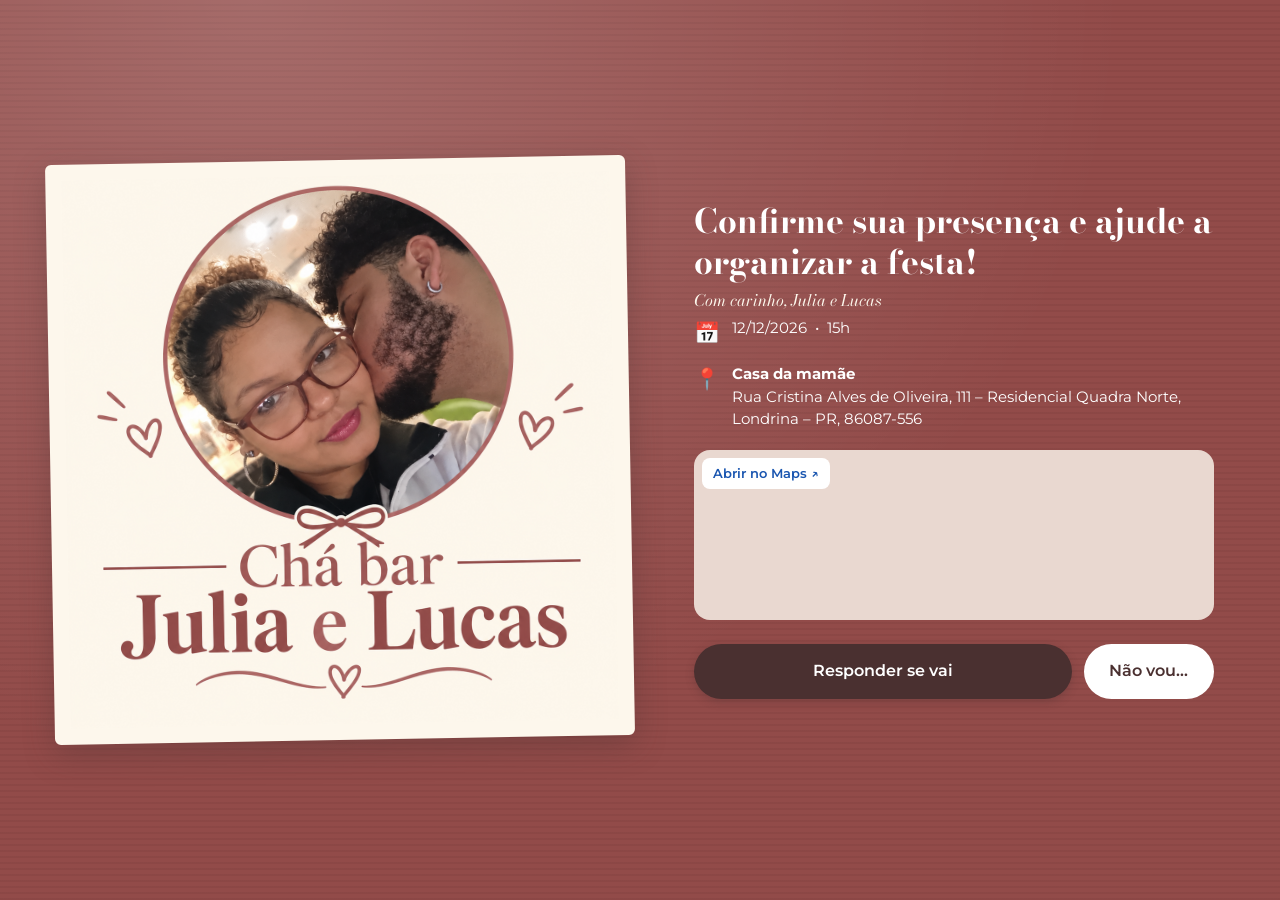
<file: index.html>
<!DOCTYPE html>
<html lang="pt-BR">
<head>
<meta charset="UTF-8">
<meta name="viewport" content="width=device-width, initial-scale=1">
<title>Chá da nossa Casa Nova</title>
<link rel="stylesheet" href="style.css">
</head>
<body class="pagina-convite">
<main class="convite">
  <figure class="arte">
    <img src="convite-arte.png" alt="Convite: Chá da nossa Casa Nova. Venha comemorar com a gente!">
  </figure>

  <section class="detalhes">
    <h1>Confirme sua presença e ajude a organizar a festa!</h1>
    <!-- TODO: trocar pelo nome dos anfitriões -->
    <p class="anfitrioes">Com carinho, Julia e Lucas</p>

    <ul class="info">
      <li><span class="ico">📅</span><span>12/12/2026 &nbsp;•&nbsp; 15h</span></li>
      <li><span class="ico">📍</span>
        <span><strong>Casa da mamãe</strong><br>
        Rua Cristina Alves de Oliveira, 111 – Residencial Quadra Norte, Londrina – PR, 86087-556</span></li>
    </ul>

    <div class="mapa">
      <iframe title="Mapa do local" loading="lazy"
        src="https://maps.google.com/maps?q=Rua+Cristina+Alves+de+Oliveira,+111,+Londrina+PR&output=embed"></iframe>
      <a class="mapa-link" target="_blank" rel="noopener"
         href="https://www.google.com/maps/search/?api=1&query=Rua+Cristina+Alves+de+Oliveira,+111,+Londrina+PR">Abrir no Maps ↗</a>
    </div>

    <div class="acoes">
      <a class="btn btn-principal" href="lista-presentes.html">Responder se vai</a>
      <button class="btn btn-claro" id="btn-nao-vou" type="button">Não vou…</button>
    </div>
  </section>
</main>

<!-- Resposta "não vou": registra sem escolher presentes -->
<dialog id="dlg-nao-vou">
  <form method="dialog" id="form-nao-vou">
    <h2>Que pena!</h2>
    <p>Deixe seu nome para sabermos que você não poderá vir.</p>
    <input type="text" id="nome-nao-vou" placeholder="Digite seu nome aqui…" maxlength="80" required>
    <p id="msg-nao-vou" role="status"></p>
    <div class="acoes">
      <button class="btn btn-principal" type="submit">Enviar resposta</button>
      <button class="btn btn-claro" type="button" id="fechar-dlg">Fechar</button>
    </div>
  </form>
</dialog>

<script type="module" src="script.js"></script>
</body>
</html>
</file>
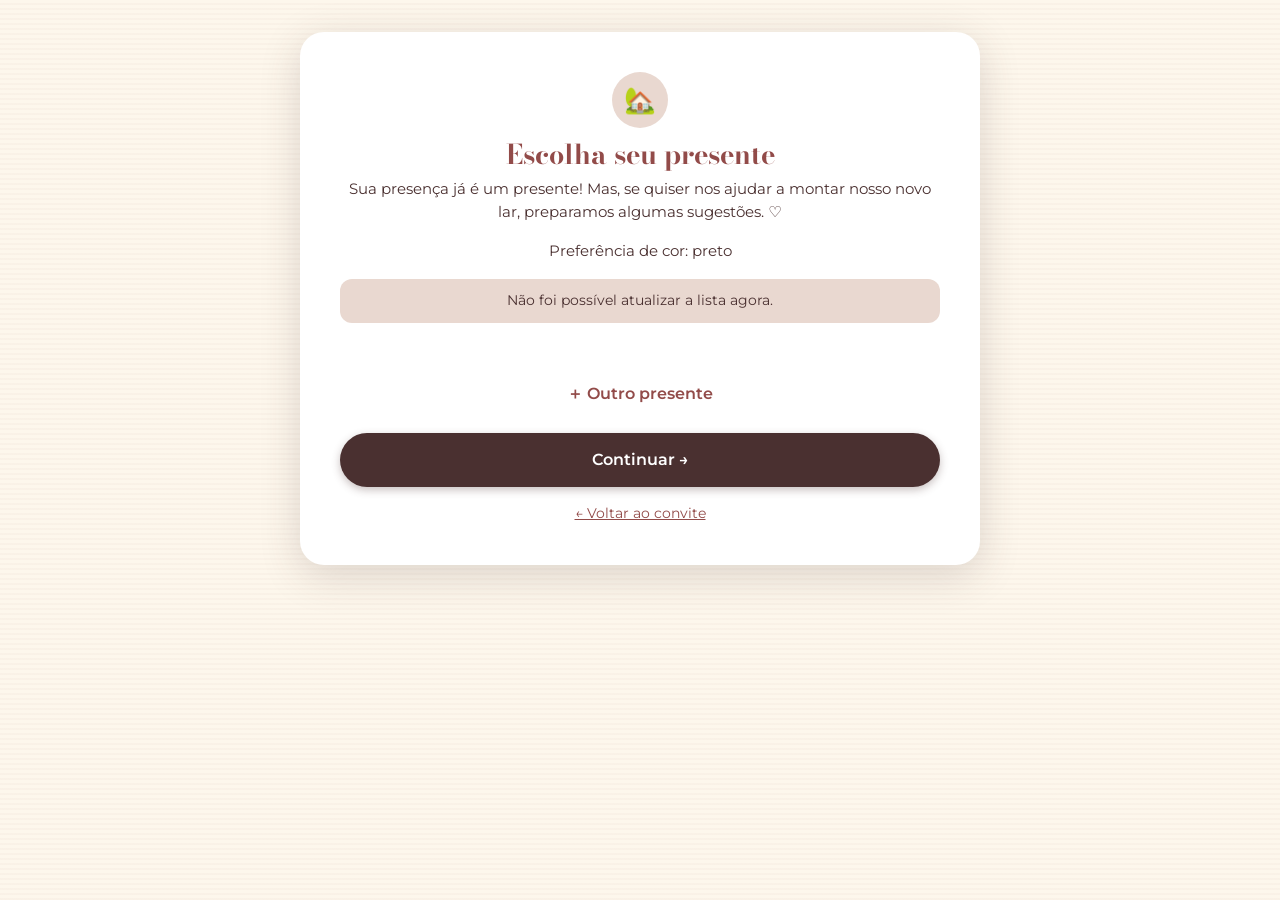
<file: lista-presentes.html>
<!DOCTYPE html>
<html lang="pt-BR">
<head>
<meta charset="UTF-8">
<meta name="viewport" content="width=device-width, initial-scale=1">
<title>Lista de presentes – Chá da nossa Casa Nova</title>
<link rel="stylesheet" href="style.css">
</head>
<body class="pagina-lista">
<main class="folha">

  <!-- Etapa 1: escolher presentes -->
  <section id="etapa-lista">
    <div class="selo">🏡</div>
    <h1>Escolha seu presente</h1>
    <p class="intro">Sua presença já é um presente! Mas, se quiser nos ajudar a montar nosso novo lar, preparamos algumas sugestões. ♡</p>
    <p class="intro">Preferência de cor: preto</p>
    <p id="aviso" class="aviso" role="status" hidden></p>
    <nav id="categorias" class="chips" aria-label="Categorias"></nav>
    <ul id="presentes" class="presentes"></ul>

    <div class="outro">
      <button type="button" class="link" id="btn-outro">＋ Outro presente</button>
      <input type="text" id="outro-texto" maxlength="100" placeholder="O que você pretende levar?" hidden>
    </div>

    <button class="btn btn-principal btn-bloco" id="btn-continuar" type="button">Continuar →</button>
    <a class="voltar" href="index.html">← Voltar ao convite</a>
  </section>

  <!-- Etapa 2: resumo + nome -->
  <section id="etapa-confirma" hidden>
    <div class="selo ok">✓</div>
    <h1>Só falta confirmar!</h1>
    <p class="intro">Confira os presentes selecionados:</p>
    <ul id="resumo" class="resumo"></ul>
    <label for="nome" class="rotulo">Seu nome:</label>
    <input type="text" id="nome" maxlength="80" placeholder="Digite seu nome aqui…" autocomplete="name">
    <p id="erro" class="aviso" role="alert" hidden></p>
    <button class="btn btn-principal btn-bloco" id="btn-confirmar" type="button">Confirmar presença</button>
    <button class="link" id="btn-editar" type="button">← Alterar presentes</button>
  </section>

  <!-- Etapa 3: sucesso -->
  <section id="etapa-ok" hidden>
    <div class="selo">♥</div>
    <h1>Presença confirmada!</h1>
    <p class="intro">Obrigado por fazer parte desse começo ♡</p>
    <ul id="registrados" class="resumo"></ul>
    <a class="btn btn-claro btn-bloco" href="index.html">Voltar ao convite</a>
  </section>

</main>
<script type="module" src="lista-presentes.js"></script>
</body>
</html>
</file>
<file: style.css>
@import url('https://fonts.googleapis.com/css2?family=Bodoni+Moda:wght@500;700&family=Montserrat:wght@400;500;600&display=swap');

:root{
  --marfim:#FDF7EC; --rose-queimado:#924B49; --rose-antigo:#B46F6B;
  --rose-claro:#E9D8D0; --vinho:#4A3030; --branco:#FFFFFF;
  --serif:'Bodoni Moda',Georgia,serif;
}
*{box-sizing:border-box;margin:0;padding:0}
html{-webkit-text-size-adjust:100%}
body{
  font-family:Montserrat,system-ui,sans-serif;color:var(--vinho);line-height:1.5;
  background:
    repeating-linear-gradient(0deg,rgba(146,75,73,.03) 0 2px,transparent 2px 5px),
    var(--marfim);
  min-height:100vh;
}
h1,h2{font-family:var(--serif);color:var(--rose-queimado);font-weight:700;line-height:1.2}
[hidden]{display:none!important}

/* ---------- botões ---------- */
.btn,.chip{font:inherit;cursor:pointer;border:0;border-radius:999px;text-decoration:none;
  display:inline-flex;align-items:center;justify-content:center;gap:.5rem;transition:transform .15s}
.btn{padding:.95rem 1.6rem;font-weight:600;min-height:52px}
.btn:active{transform:scale(.97)}
.btn-principal{background:var(--rose-queimado);color:#fff;box-shadow:0 3px 8px rgba(74,48,48,.3)}
.btn-claro{background:#fff;color:var(--vinho)}
.btn-bloco{display:flex;width:100%}
.btn:disabled{opacity:.6;cursor:wait}
.link{background:none;border:0;font:inherit;color:var(--rose-queimado);font-weight:600;cursor:pointer;padding:.7rem}
input[type=text]{width:100%;padding:.9rem 1rem;font:inherit;border:1px solid var(--rose-claro);
  border-radius:14px;background:#fff;color:var(--vinho)}
input:focus-visible,button:focus-visible,a:focus-visible{outline:3px solid #B46F6B;outline-offset:2px}

/* ---------- página do convite (mobile primeiro) ---------- */
.convite{max-width:520px;margin:0 auto}
.arte img{display:block;width:100%;height:auto}
.detalhes{padding:1.5rem 1.25rem 2.5rem;text-align:center}
.detalhes h1{font-size:1.45rem;margin-bottom:.4rem}
.anfitrioes{font-family:var(--serif);font-style:italic;margin-bottom:.3rem}
.prazo{font-size:.95rem;margin-bottom:1.2rem}
.info{list-style:none;display:grid;gap:.9rem;text-align:left;margin-bottom:1.2rem}
.info li{display:flex;gap:.75rem;background:#fff;border-radius:16px;padding:.9rem 1rem;font-size:.95rem}
.ico{font-size:1.3rem;color:var(--rose-antigo)}
.mapa{position:relative;border-radius:16px;overflow:hidden;margin-bottom:1.5rem;height:170px;background:var(--rose-claro)}
.mapa iframe{width:100%;height:100%;border:0}
.mapa-link{position:absolute;top:8px;left:8px;background:#fff;color:#1a56b0;font-size:.8rem;
  font-weight:600;padding:.35rem .7rem;border-radius:8px;text-decoration:none}
.acoes{display:grid;gap:.75rem}

@media (min-width:900px){
  .pagina-convite{
    background:
      radial-gradient(ellipse at 20% 0%,rgba(255,255,255,.18),transparent 60%),
      repeating-linear-gradient(0deg,rgba(40,10,10,.06) 0 2px,transparent 2px 6px),
      var(--rose-queimado);
    display:grid;place-items:center;padding:2rem;
  }
  .convite{max-width:1180px;display:grid;grid-template-columns:1.05fr 1fr;align-items:center;gap:3rem}
  .arte{background:var(--marfim);padding:1rem;border-radius:6px;box-shadow:0 10px 30px rgba(74,48,48,.35);transform:rotate(-1deg)}
  .detalhes{text-align:left;color:#fff;padding:1rem}
  .detalhes h1{color:#fff;font-size:2.1rem}
  .anfitrioes,.prazo{color:#FDF7EC}
  .info li{background:transparent;padding:0;color:#fff}
  .ico{color:var(--rose-claro)}
  .acoes{grid-template-columns:1fr auto;align-items:center}
  .btn-principal{background:var(--vinho)}
}

/* ---------- lista de presentes ---------- */
.folha{max-width:560px;margin:0 auto;padding:1.5rem 1.1rem 2.5rem;text-align:center}
.selo{color:var(--rose-antigo);width:56px;height:56px;margin:0 auto .6rem;border-radius:50%;display:grid;place-items:center;
  font-size:1.6rem;background:var(--rose-claro)}
.selo.ok{background:var(--rose-queimado);color:#fff}
.folha h1{font-size:1.7rem;margin-bottom:.5rem}
.intro{font-size:.95rem;margin-bottom:1rem}
.aviso{background:#E9D8D0;border-radius:12px;padding:.7rem 1rem;margin-bottom:1rem;font-size:.9rem}
.chips{display:flex;gap:.5rem;overflow-x:auto;padding:.2rem 0 .8rem;scrollbar-width:none}
.chips::-webkit-scrollbar{display:none}
.chip{padding:.6rem 1.1rem;background:#fff;color:var(--rose-queimado);border:1px solid var(--rose-claro);
  white-space:nowrap;min-height:44px;font-weight:600}
.chip.ativo{background:var(--rose-queimado);color:#fff;border-color:var(--rose-queimado)}
.presentes,.resumo{list-style:none;display:grid;gap:.6rem;margin-bottom:1rem;text-align:left}
.presente,.resumo li{display:flex;align-items:center;justify-content:space-between;gap:.6rem;
  background:#fff;border:1px solid var(--rose-claro);border-radius:16px;padding:.5rem .9rem;min-height:60px}
.presente label{display:flex;align-items:center;gap:.7rem;flex:1;cursor:pointer;min-width:0}
.presente input{width:22px;height:22px;accent-color:var(--rose-queimado);flex:none}
.icone{font-size:1.6rem;flex:none}
.nome{font-size:.95rem;overflow-wrap:anywhere}
.status{font-size:.75rem;font-weight:600;color:var(--rose-queimado);background:var(--rose-claro);
  padding:.35rem .7rem;border-radius:999px;text-align:center;flex:none;max-width:42%}
.presente.reservado{opacity:.55;background:#f3e9e4}
.presente.reservado label{cursor:not-allowed}
.resumo li{justify-content:flex-start}
.resumo .nome{flex:1}
.resumo .vazio{justify-content:center;font-style:italic}
.x{background:none;border:0;font-size:1.5rem;color:var(--rose-queimado);cursor:pointer;width:44px;height:44px}
.outro{margin-bottom:1rem}
.outro input{margin-top:.4rem}
.rotulo{display:block;text-align:left;font-weight:600;margin-bottom:.4rem}
#nome{margin-bottom:1rem}
.voltar{display:block;margin-top:1rem;color:var(--rose-queimado);font-size:.9rem}
#btn-editar{display:block;margin:.5rem auto 0}
@media (min-width:900px){
  .pagina-lista{padding:2rem}
  .folha{background:#fff;border-radius:24px;box-shadow:0 10px 40px rgba(74,48,48,.18);
    padding:2.5rem;max-width:680px;margin:0 auto}
  .presentes{grid-template-columns:1fr 1fr}
}
</file>
